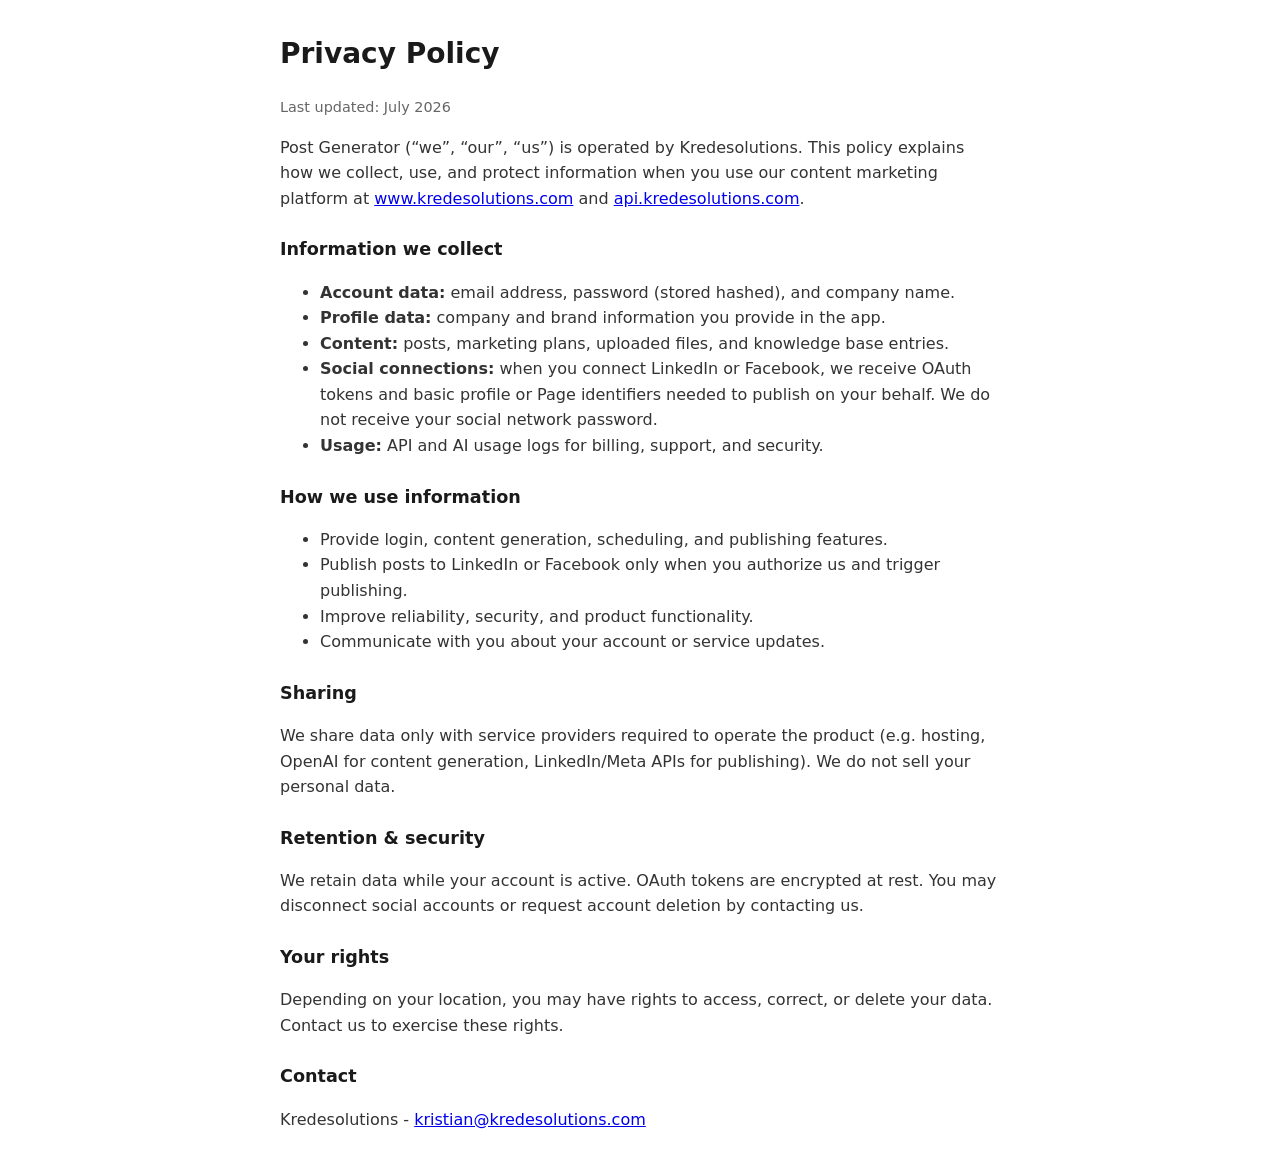
<file: backend/app/static/privacy.html>
<!DOCTYPE html>
<html lang="en">
<head>
  <meta charset="utf-8" />
  <meta name="viewport" content="width=device-width, initial-scale=1" />
  <title>Privacy Policy — Kredesolutions</title>
  <style>
    body { font-family: system-ui, sans-serif; max-width: 720px; margin: 2rem auto; padding: 0 1.25rem; line-height: 1.6; color: #1a1a1a; }
    h1 { font-size: 1.75rem; }
    h2 { font-size: 1.1rem; margin-top: 1.5rem; }
    p, li { color: #333; }
    .muted { color: #666; font-size: 0.9rem; }
  </style>
</head>
<body>
  <h1>Privacy Policy</h1>
  <p class="muted">Last updated: July 2026</p>
  <p>
    Post Generator (“we”, “our”, “us”) is operated by Kredesolutions. This policy explains how we
    collect, use, and protect information when you use our content marketing platform at
    <a href="https://www.kredesolutions.com">www.kredesolutions.com</a> and
    <a href="https://api.kredesolutions.com">api.kredesolutions.com</a>.
  </p>

  <h2>Information we collect</h2>
  <ul>
    <li><strong>Account data:</strong> email address, password (stored hashed), and company name.</li>
    <li><strong>Profile data:</strong> company and brand information you provide in the app.</li>
    <li><strong>Content:</strong> posts, marketing plans, uploaded files, and knowledge base entries.</li>
    <li><strong>Social connections:</strong> when you connect LinkedIn or Facebook, we receive OAuth tokens
      and basic profile or Page identifiers needed to publish on your behalf. We do not receive your
      social network password.</li>
    <li><strong>Usage:</strong> API and AI usage logs for billing, support, and security.</li>
  </ul>

  <h2>How we use information</h2>
  <ul>
    <li>Provide login, content generation, scheduling, and publishing features.</li>
    <li>Publish posts to LinkedIn or Facebook only when you authorize us and trigger publishing.</li>
    <li>Improve reliability, security, and product functionality.</li>
    <li>Communicate with you about your account or service updates.</li>
  </ul>

  <h2>Sharing</h2>
  <p>
    We share data only with service providers required to operate the product (e.g. hosting, OpenAI for
    content generation, LinkedIn/Meta APIs for publishing). We do not sell your personal data.
  </p>

  <h2>Retention &amp; security</h2>
  <p>
    We retain data while your account is active. OAuth tokens are encrypted at rest. You may disconnect
    social accounts or request account deletion by contacting us.
  </p>

  <h2>Your rights</h2>
  <p>
    Depending on your location, you may have rights to access, correct, or delete your data. Contact us
    to exercise these rights.
  </p>

  <h2>Contact</h2>
  <p>
    Kredesolutions - <a href="mailto:kristian@kredesolutions.com">kristian@kredesolutions.com</a>
  </p>
</body>
</html>
</file>
